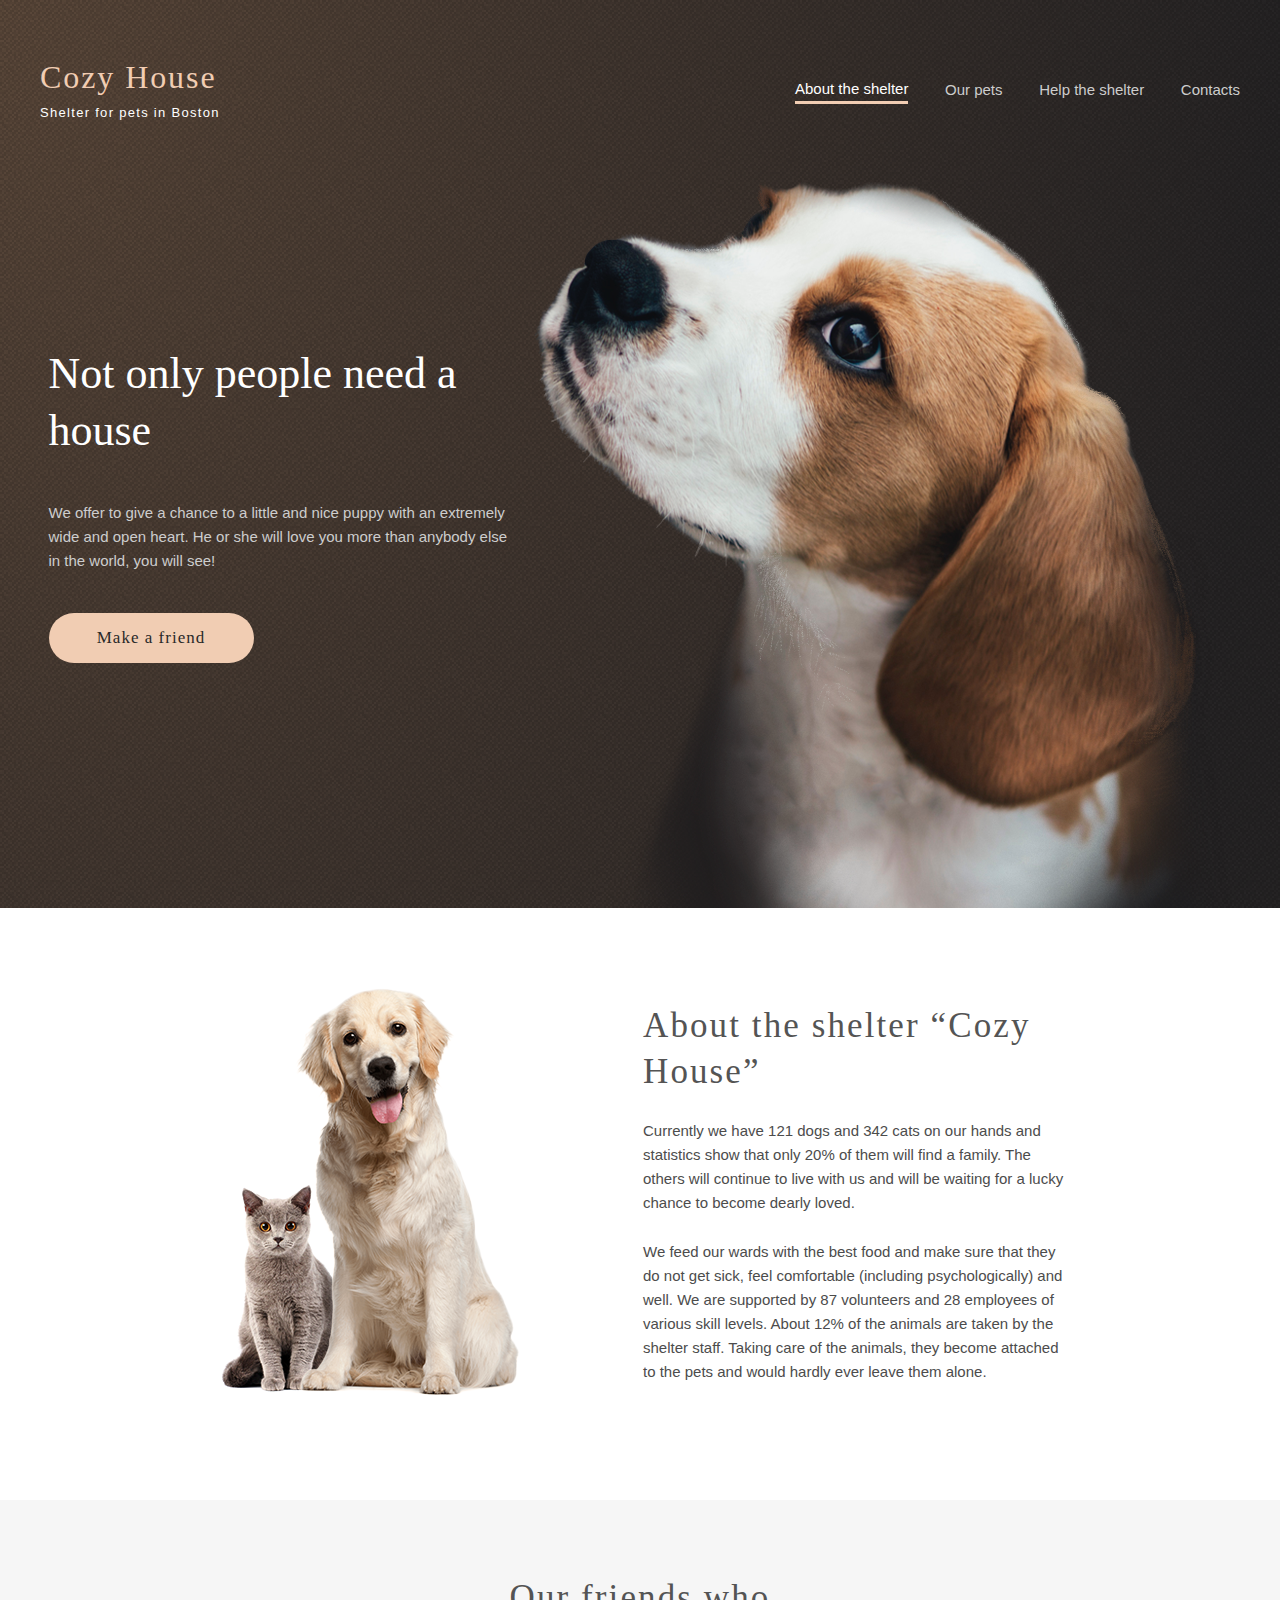
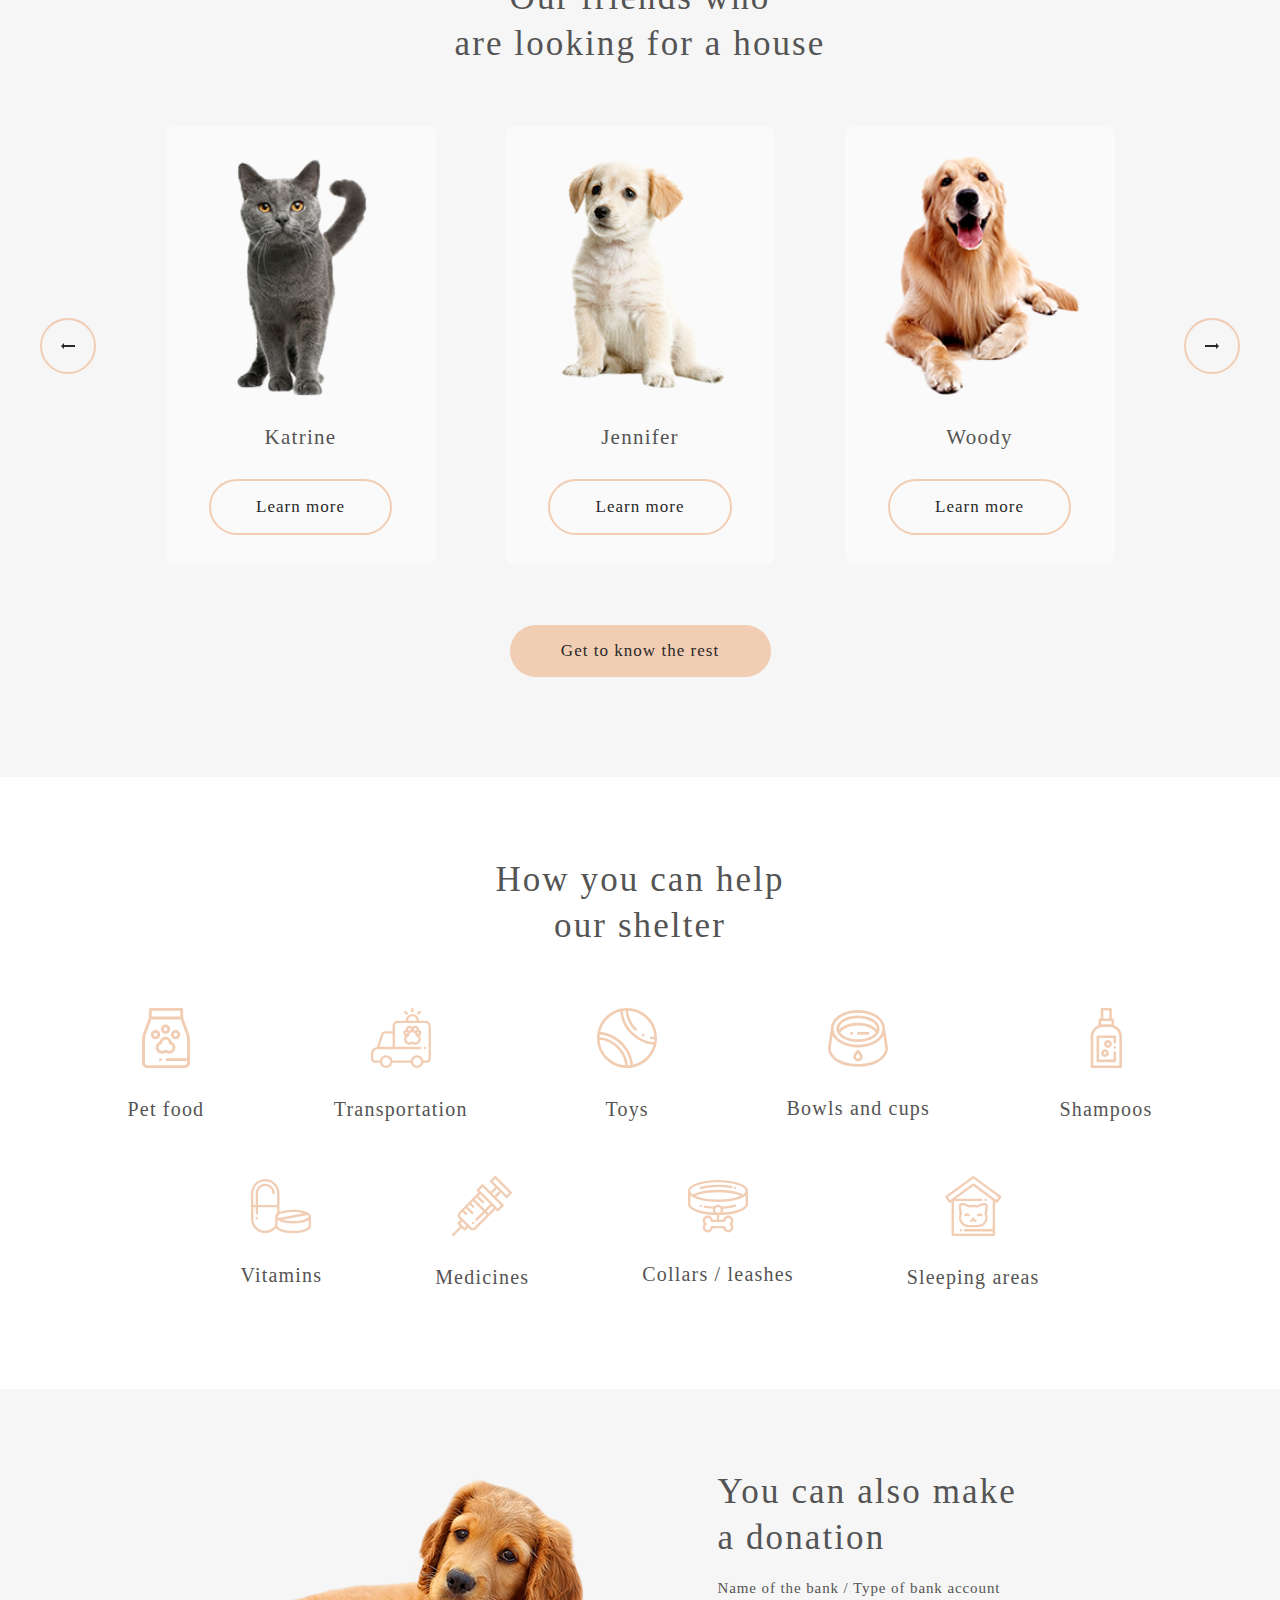
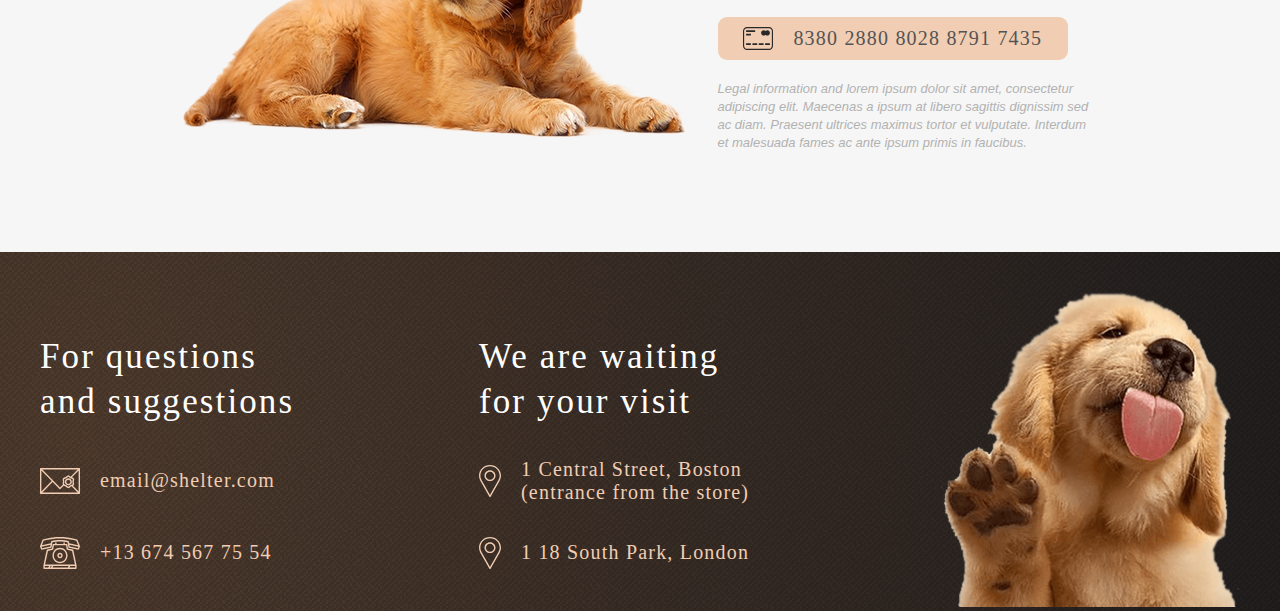
<file: main/Index.html>
<!DOCTYPE html>
<html lang="en">
<head>
    <meta charset="UTF-8">
    <meta name="viewport" content="width=device-width, initial-scale=1.0">
    <meta http-equiv="X-UA-Compatible" content="ie=edge">
    <title>Shelter</title>
    <link rel="stylesheet" href="style.css">
</head>
<body>
    <header class="header">
        <div class="wrapper">
            <div class="header-logo">
                <div class="header-logo-title">
                    <h1 class="logo-title">Cozy House</h1>
                </div>
                <div class="header-logo-subtitle">
                    <h3 class="logo-subtitle">Shelter for pets in Boston</h3>
                </div>
            </div>
            <nav class="header-menu">
                <ul class="header-menu-list">
                    <li class="header-menu-list-item"> 
                        <a href="#" class="header-menu-list-item-link active">About the shelter</a>
                    </li>
                    <li class="header-menu-list-item"> 
                        <a href="#" class="header-menu-list-item-link disabled">Our pets</a>
                    </li>
                    <li class="header-menu-list-item"> 
                        <a href="#" class="header-menu-list-item-link disabled">Help the shelter</a>
                    </li>
                    <li class="header-menu-list-item"> 
                        <a href="#" class="header-menu-list-item-link disabled">Contacts</a>
                    </li>
                </ul>
            </nav>
        </div>
    </header>

    <main class="main"> 
        <section class="hero">
            <div class="wrapper">
                <div class="hero-content">
                    <div class="hero-content-info">
                        <h2 class="hero-content-title ">
                            Not only people need a house
                        </h2>
                        <p class="hero-content-subtitle">
                            We offer to give a chance to a little and nice puppy with an extremely wide and open heart. He or she will love you more than anybody else in the world, you will see!
                        </p>
                        <button type="button" class="hero-content-button">
                            Make a friend
                        </button>
                    </div>
                </div>
                <div class="hero-content-dog">
                    <img src="/Assets/dog.png" alt="dog">
                </div>
            </div>
        </section>

        <section class="about">
            <div class="about-wrapper">
                <div class="about-content">
                    <div class="about-dog-image"><img src="/Assets/about-pets.png" alt="Cat and Dog"></div>
                    <div class="about-content-info">
                        <h3 class="about-content-title">About the shelter “Cozy House”</h3>
                        <p class="about-content-subtitle">Currently we have 121 dogs and 342 cats on our hands and statistics show that only 20% of them will find a family. The others will continue to live with us and will be waiting for a lucky chance to become dearly loved.</p>
                        <p class="about-content-subtitle">We feed our wards with the best food and make sure that they do not get sick, feel comfortable (including psychologically) and well. We are supported by 87 volunteers and 28 employees of various skill levels. About 12% of the animals are taken by the shelter staff. Taking care of the animals, they become attached to the pets and would hardly ever leave them alone.</p>
                    </div>
                </div>
            </div>
        </section>

        <section class="frends">
            <div class="frends-wrapper">
                <div class="frends-block-title">
                    <h3 class="title">Our friends who<br>are looking for a house</h3>
                </div>
                <div class="frends-content">
                    <div class="frends-content-button">
                        <button class="button-slider"><img src="/Assets/Arrow-left.svg" alt=""></button>
                    </div>
                    <div class="frends-content-card">
                        <img src="/Assets/cat.png" alt="">
                        <p class="frends-content-title-card">Katrine</p>
                        <a href="#" class="button-card">Learn more</a>
                    </div>
                    <div class="frends-content-card">
                        <img src="/Assets/mini-dog.png" alt="">
                        <p class="frends-content-title-card">Jennifer</p>
                        <a href="#" class="button-card">Learn more</a>
                    </div>
                    <div class="frends-content-card">
                        <img src="/Assets/doge.png" alt="">
                        <p class="frends-content-title-card">Woody</p>
                        <a href="#" class="button-card">Learn more</a>
                    </div>
                    <div class="frends-content-button">
                        <button class="button-slider"><img src="/Assets/Arrow-right.svg" alt=""></button>
                    </div>
                </div>
                <div class="frends-button-reset">
                    <button class="button">Get to know the rest</button>
                </div>
            </div>
        </section>

        <section class="faq">
            <div class="faq-wrapper">
                <div class="faq-title-block">
                    <h3 class="title">How you can help our shelter</h3>
                </div>
                    <div class="faq-items-container">
                        <div class="faq-items-block">
                            <div class="faq-item">
                                <img src="/Assets/bank.svg" alt="">
                                <h4 class="faq-subtitle">Pet food</h4>
                            </div>
                            <div class="faq-item">
                                <img src="/Assets/transportation.svg" alt="">
                                <h4 class="faq-subtitle">Transportation</h4>
                                </div>
                            <div class="faq-item">
                                <img src="/Assets/ball.svg" alt="">
                                <h4 class="faq-subtitle">Toys</h4>
                            </div>
                            <div class="faq-item">
                                <img src="/Assets/misk.svg" alt="">
                                <h4 class="faq-subtitle">Bowls and cups</h4>
                            </div>
                            <div class="faq-item">
                                <img src="/Assets/shampoos.svg" alt="">
                                <h4 class="faq-subtitle">Shampoos</h4>
                            </div>    
                        </div>
                        <div class="faq-items-block-1">
                            <div class="faq-item">
                                <img src="/Assets/vitamins.svg" alt="">
                                <h4 class="faq-subtitle">Vitamins</h4>
                            </div>
                            <div class="faq-item">
                                <img src="/Assets/medicines.svg" alt="">
                                <h4 class="faq-subtitle">Medicines</h4>
                            </div>
                            <div class="faq-item">
                                <img src="/Assets/collars-or-leashes.svg" alt="">
                                <h4 class="faq-subtitle">Collars / leashes</h4>
                            </div>
                            <div class="faq-item">
                                <img src="/Assets/sleeping-area.svg" alt="">
                                <h4 class="faq-subtitle">Sleeping areas</h4>
                            </div>   
                        </div>     
                </div>
            </div>
        </section>
    
        <section class="donate">
                <div class="donate-wrapper">
                    <div class="donate-container">
                        <div class="donate-doge-img">
                            <img src="/Assets/donation-dog.png" alt="">
                        </div>
                        <div class="donate-content-block">
                            <h3 class="donate-title">You can also make a donation</h3>
                            <h5 class="donate-subtitle">Name of the bank / Type of bank account</h5>
                            <div class="donate-card">
                                <img src="/Assets/credit-card.svg" alt="">
                                <h4 class="donate-number-card">8380 2880 8028 8791 7435</h4>
                            </div>
                            <p class="donate-text-info">Legal information and lorem ipsum dolor sit amet, consectetur adipiscing elit. Maecenas a ipsum at libero sagittis dignissim sed ac diam. Praesent ultrices maximus tortor et vulputate. Interdum et malesuada fames ac ante ipsum primis in faucibus.</p>
                        </div>
                    </div>
                </div>
        </section>
    </main>

    <footer class="footer">
        <div class="footer-wrapper">
            <div class="footer-container">
                <div class="questions-block">
                    <h3 class="questions-block-title">
                        For questions and suggestions
                    </h3>
                    <div class="footer-container-email container">
                        <img src="/Assets/icon-email.svg" alt="">
                        <a class="questions-block-link" href="mailto::email@shelter.com">email@shelter.com</a>
                    </div>
                    <div class="footer-container-number container">
                        <img src="/Assets/phone.svg" alt="">
                        <p class="questions-block-number">+13 674 567 75 54</p>
                    </div>
                </div>
                <div class="visit-block">
                    <h3 class="visit-block-title">
                        We are waiting for your visit
                    </h3>
                    <div class="visit-block-point-boston container">
                        <img src="/Assets/pin.svg" alt="">
                        <p class="visit-block-point">1 Central Street, Boston (entrance from the store)</p>
                    </div>
                    <div class="visit-block-point-london container">
                        <img src="/Assets/pin.svg" alt="">
                        <p class="visit-block-point">1 18 South Park, London </p>
                    </div>
                </div>
                <div class="puppy">
                    <img src="/Assets/footer-puppy.png" alt="">
                </div>
            </div>
        </div>
    </footer>

</body>
</html>
</file>
<file: main/style.css>
* {
    box-sizing: border-box;
}



body {
    margin: 0;
    padding: 0;
    font-family: Arial;
    background-color: #ffffff;
}


p {
    margin: 0;
    padding: 0;
}


h1,h2,h3,h4,h5,h6 {
    padding: 0;
    margin: 0;
    font-weight: 500;
}

/* Dog crazy OMG*/
.hero-content-dog {
    display: flex;
}

/* Header */



.header {
    width: 100%;
    position: absolute;
    top: 60px;


}

.wrapper {
    display: flex;
    justify-content: space-between;
    margin: 0 auto;
    max-width: 1200px;
}

.header-logo {
    display: flex;
    flex-direction: column;
    
}

.header-logo-title {
    color: #F1CDB3;
    margin-bottom: 10px;
}

.logo-title {
    font-family: Georgia;
    letter-spacing: 0.06em;
    line-height: 110%;
}

.header-logo-subtitle {
    color: #ffffff;
}

.logo-subtitle {
    font-family: Arial;
    font-size: 13px;
    line-height: 15px;
    letter-spacing: 0.1em;
}

.header-menu { 
    display: flex;
    width: 445px;
}

.header-menu-list {
    display: flex;
    justify-content: space-between;
    width: 100%;
    list-style: none;
    margin: 0;
    padding: 0;
}

.header-menu-list-item {
    display: flex;
    align-items: center;

}

.header-menu-list-item-link {
    color: #ffffff;
    font-size: 15px;
    line-height: 160%;
    text-decoration: none;
}

/* Status */

.disabled {
    color: #cdcdcd;
}

.active {
    border-bottom: 3px solid #F1CDB3; 
}


/* Doge block*/


.hero {
    display: flex; 
    background: url(/Assets/noise_transparent@2x.png), radial-gradient(100% 215.42% at 0% 0%, #5B483A 0%, #262425 100%), #211F20;
    padding-top: 180px;
}

.hero-content {
    display: flex;
    flex-direction: column;
    justify-content: center;
    color: #ffffff;
    
}

.hero-content-info {
    margin-bottom: 80px;
    margin-right: 25px;
}

.hero-content-title {
    max-width: 410px;
    font-family: Georgia;
    font-size: 44px;
    font-weight: 500;
    line-height: 130%;
    margin-bottom: 42px;
}

.hero-content-subtitle { 
    max-width: 460px;
    margin: 0;
    font-size: 15px;
    font-weight: 400;
    line-height: 160%;
    color: #CDCDCD;
}

.hero-content-button {
    outline: none;
    cursor: pointer;
    width: 205px;
    height: 50px;
    background-color: #F1CDB3;
    border-radius: 100px;
    border: none;

    margin-top: 40px;


    letter-spacing: 0.06em;
    font-family: Georgia;
    font-size: 17px;
    line-height: 130%;
    color: #292929;
}

/* About */

.about-wrapper {
    margin: 0 auto;
    max-width: 1200px;
}

.about-content {
    display: flex;
    flex-wrap: wrap;
    margin-top: 80px;
    margin-bottom: 100px;
}

.about-dog-image {
    margin-left: 180px;
    margin-right: 123px;
}

.about-content-info {
    max-width: 430px;
    max-height: 380px;
}

.about-content-title {
    margin-top: 15px;
    font-family: Georgia;
    width: 400px;
    font-size: 35px;
    line-height: 130%;
    letter-spacing: 0.06em;
    color: #545454;
}

.about-content-subtitle {
    margin-top: 25px;
    font-size: 15px;
    line-height: 160%;
    color: #4C4C4C;
}


/*FRENDS*/

.frends {
    background: #F6F6F6;
}

.frends-wrapper{
    margin: 0 auto;
    max-width: 1200px;
}

.frends-content {
    display: flex;
    justify-content: space-between;
    align-items: center;
    margin-bottom: 60px;
}

.frends-content-card {
    background: #FAFAFA;
    border-radius: 9px;
    padding: 30px 35px 30px 35px;
    display: flex;
    flex-direction: column;
    align-items: center;
}

.frends-content-title-card {
    text-align: center;
    letter-spacing: 0.06em;

    color: #545454;
    font-weight: 400;
    font-size: 21px;
    line-height: 23px;
    font-family: Georgia;

    margin-top: 30px;
    margin-bottom: 30px;
}

.button-slider {
    display: flex;
    flex-direction: column;
    align-items: center;
    padding: 0;
    

    cursor: pointer;
    outline: none;

    border: 2px solid #F1CDB3;
    background: #F6F6F6;
    box-sizing: border-box;
    border-radius: 100px;
    padding: 23px 19px
}

.button-card {
    padding: 15px 45px;
    border: 2px solid #F1CDB3;
    border-radius: 100px;
    outline: none;
    cursor: pointer;

    text-decoration: none;
    color: #292929;

    font-family: Georgia;
    font-weight: 400;
    font-size: 17px;
    line-height: 130%;

    letter-spacing: 0.06em;
}

.frends-button-reset { 
    display: flex;
    justify-content: center;
    align-items: center;
}

.button {
    width: 261px;
    height: 52px;
    outline: none;
    background: #F1CDB3;
    border-radius: 100px;
    border: none;
    margin-bottom: 100px;
    cursor: pointer;

    font-family: Georgia;
    font-weight: normal;
    font-size: 17px;
    line-height: 130%;
    
    letter-spacing: 0.06em;
    
    color: #292929;



}



.frends-block-title {
    display: flex;
    justify-content: center;
    padding-top: 75px;
    padding-bottom: 60px;
    align-items: center;
    text-align: center;
}

.title {
    text-align: center;
    font-family: Georgia;
    font-size: 35px;
    line-height: 130%;
    letter-spacing: 0.06em;
    color: #545454;
}




/*FAQ_BLOCK*/

.faq {
    margin-bottom: 100px;
}

.faq-items-container {
    margin: 0 auto;
    max-width:  1025px;
}


.faq-title-block {
    margin: 80px auto 60px auto;
    width: 310px;
}

.faq-wrapper {
    margin: 0 auto;
    max-width: 1200px;
}


.faq-items-block {
    display: flex;
    justify-content: space-between;
    align-items: center;
    margin-bottom: 55px;
}

.faq-items-block-1 {
    display: flex;
    justify-content: space-evenly;
    align-items: center;
}

.faq-item {
    display: flex;
    flex-direction: column;
    align-items: center;
}

.faq-subtitle {
    margin-top: 30px;


    font-family: Georgia;
    font-weight: normal;
    font-size: 20px;

    align-items: center;
    text-align: center;
    letter-spacing: 0.06em;


    color: #545454;
}

.donate { 
    background: #F6F6F6;
    padding-top: 80px;
    padding-bottom: 100px;
}

.donate-wrapper  { 
    margin: 0 auto;
    max-width: 1200px;
}

.donate-container {
    display: flex;
    align-items: center;
    justify-content: center;
}

.donate-content-block {
    margin-left: 30px;
}

.donate-title {
    margin-bottom: 20px;

    width: 300px;
    font-family: Georgia;
    font-weight: normal;
    font-size: 35px;
    line-height: 130%;

    align-items: center;
    letter-spacing: 0.06em;

    color: #545454;
}

.donate-subtitle {
    font-family: Georgia;
    font-weight: normal;
    font-size: 15px;
    line-height: 110%;
    align-items: center;
    letter-spacing: 0.06em;
    color: #545454;
    margin-bottom: 20px;
}

.donate-card {
    max-width: 350px;
    display: flex;
    align-items: center;
    justify-content: space-around;
    background-color: #F1CDB3;
    border-radius: 9px;
    padding: 10px 15px;
    margin-bottom: 20px;
}

.donate-number-card {
    font-family: Georgia;
    font-weight: normal;
    font-size: 20px;
    line-height: 115%;


    letter-spacing: 0.06em;


    color: #545454;
}

.donate-text-info {
    width: 380px;
    font-family: Arial;
    font-style: italic;
    font-weight: normal;
    font-size: 13px;
    line-height: 18px;
    align-items: center;
    color: #B2B2B2;
}

/*FOOTER*/

.footer {
    background: url(/Assets/noise_transparent@2x.png), radial-gradient(110.67% 538.64% at 5.73% 50%, #513D2F 0%, #1A1A1C 100%), #211F20;
}

.footer-wrapper { 
    margin: 0 auto;
    max-width: 1200px;
}


.footer {
    padding-top: 40px;
}

.footer-container {
    display: flex;
    align-items: center;
    justify-content: space-between;
}

.footer-container-email {
    margin-top: 40px;
    margin-bottom: 40px;
}

.questions-block-title {
    width: 280px;

    font-family: Georgia;

    font-weight: normal;
    font-size: 35px;
    line-height: 130%;


    letter-spacing: 0.06em;


    color: #FFFFFF;
}


.container {
    display: flex;
    align-items: center;
    color: #F1CDB3;
}






.visit-block-title {
    width: 270px;

    font-family: Georgia;

    font-weight: normal;
    font-size: 35px;
    line-height: 130%;


    letter-spacing: 0.06em;


    color: #FFFFFF;
}

.questions-block-link {
    text-decoration: none;

    margin-left: 20px;

    font-family: Georgia;
    font-weight: normal;
    font-size: 20px;
    line-height: 115%;

    letter-spacing: 0.06em;
    
    color: #F1CDB3;
}

.questions-block-number {
    margin-left: 20px;
    font-family: Georgia;
    font-weight: normal;
    font-size: 20px;
    line-height: 115%;

    letter-spacing: 0.06em;
}

.visit-block-point-boston {
    margin-top: 33px;
    margin-bottom: 33px;
}

.visit-block-point {
    width: 260px;

    margin-left: 20px;

    font-family: Georgia;
    font-style: normal;
    font-weight: normal;
    font-size: 20px;
    line-height: 115%;

    letter-spacing: 0.06em;

}
</file>
